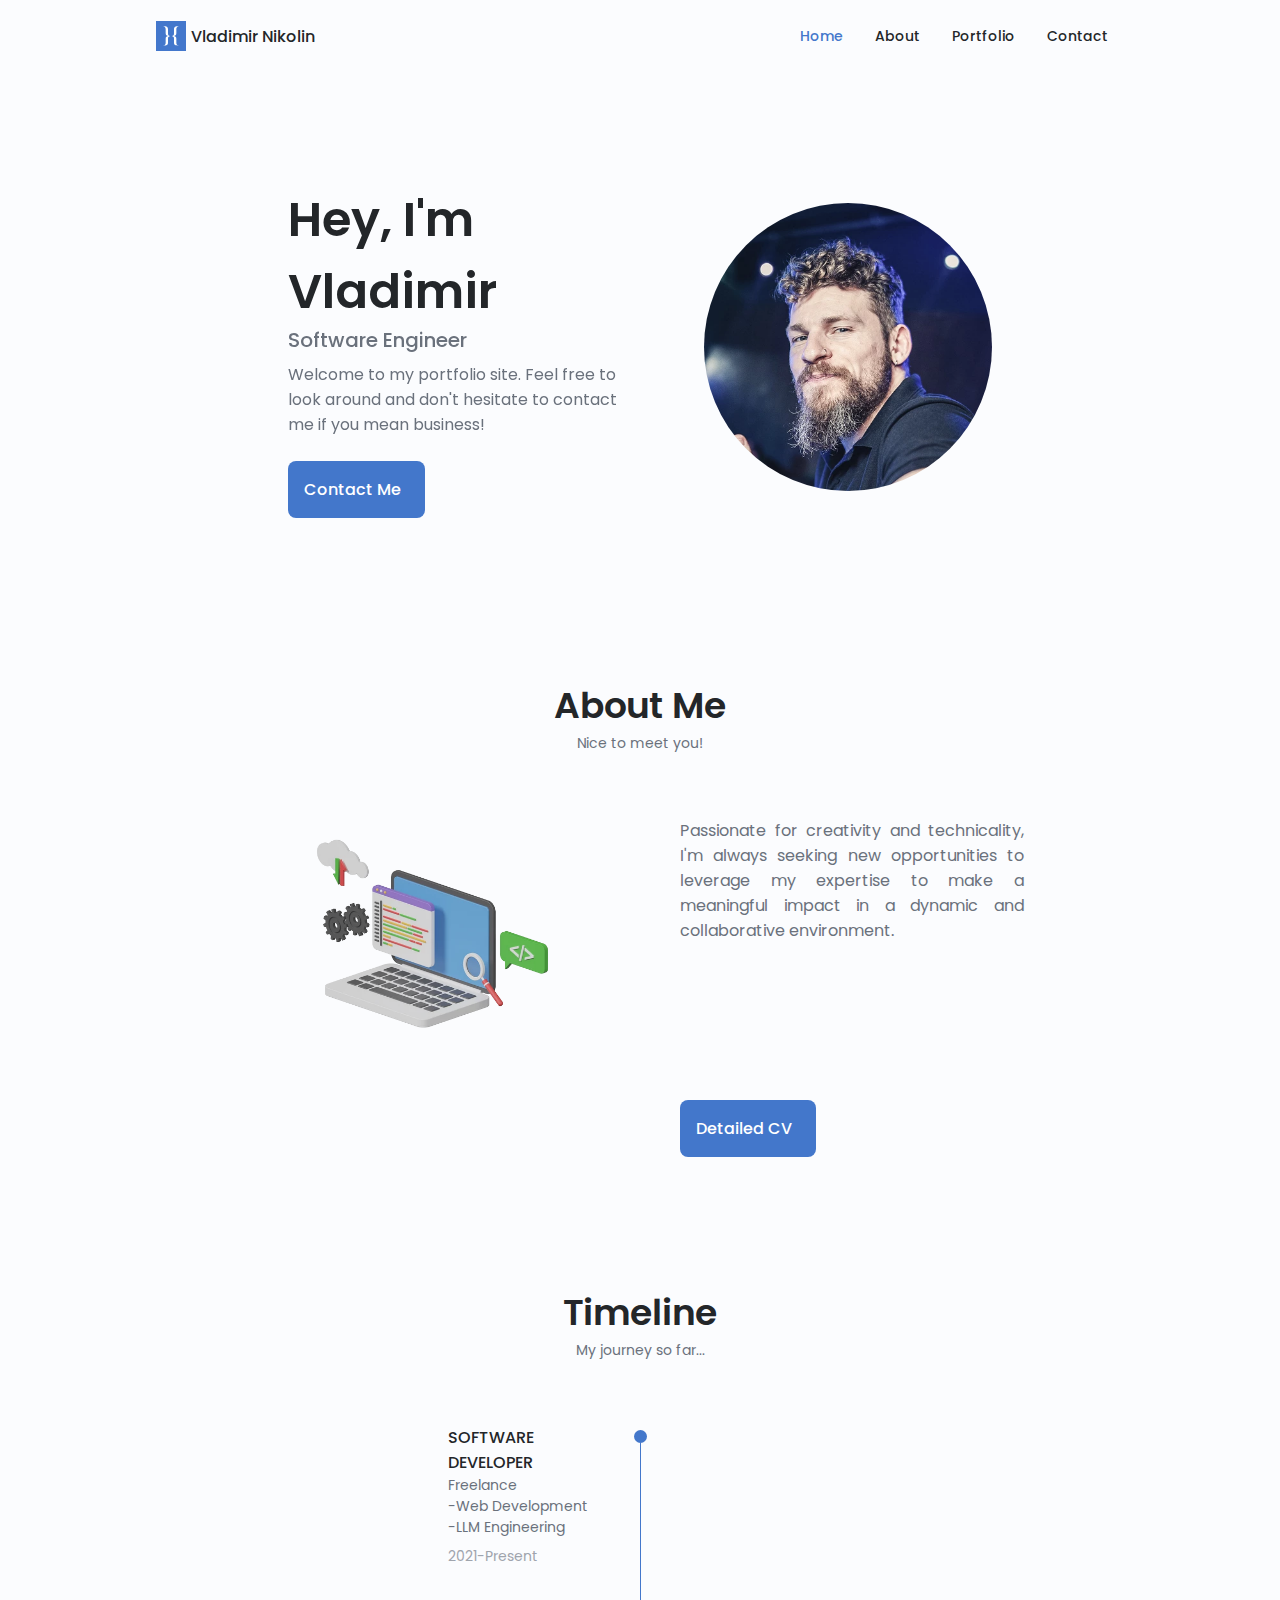
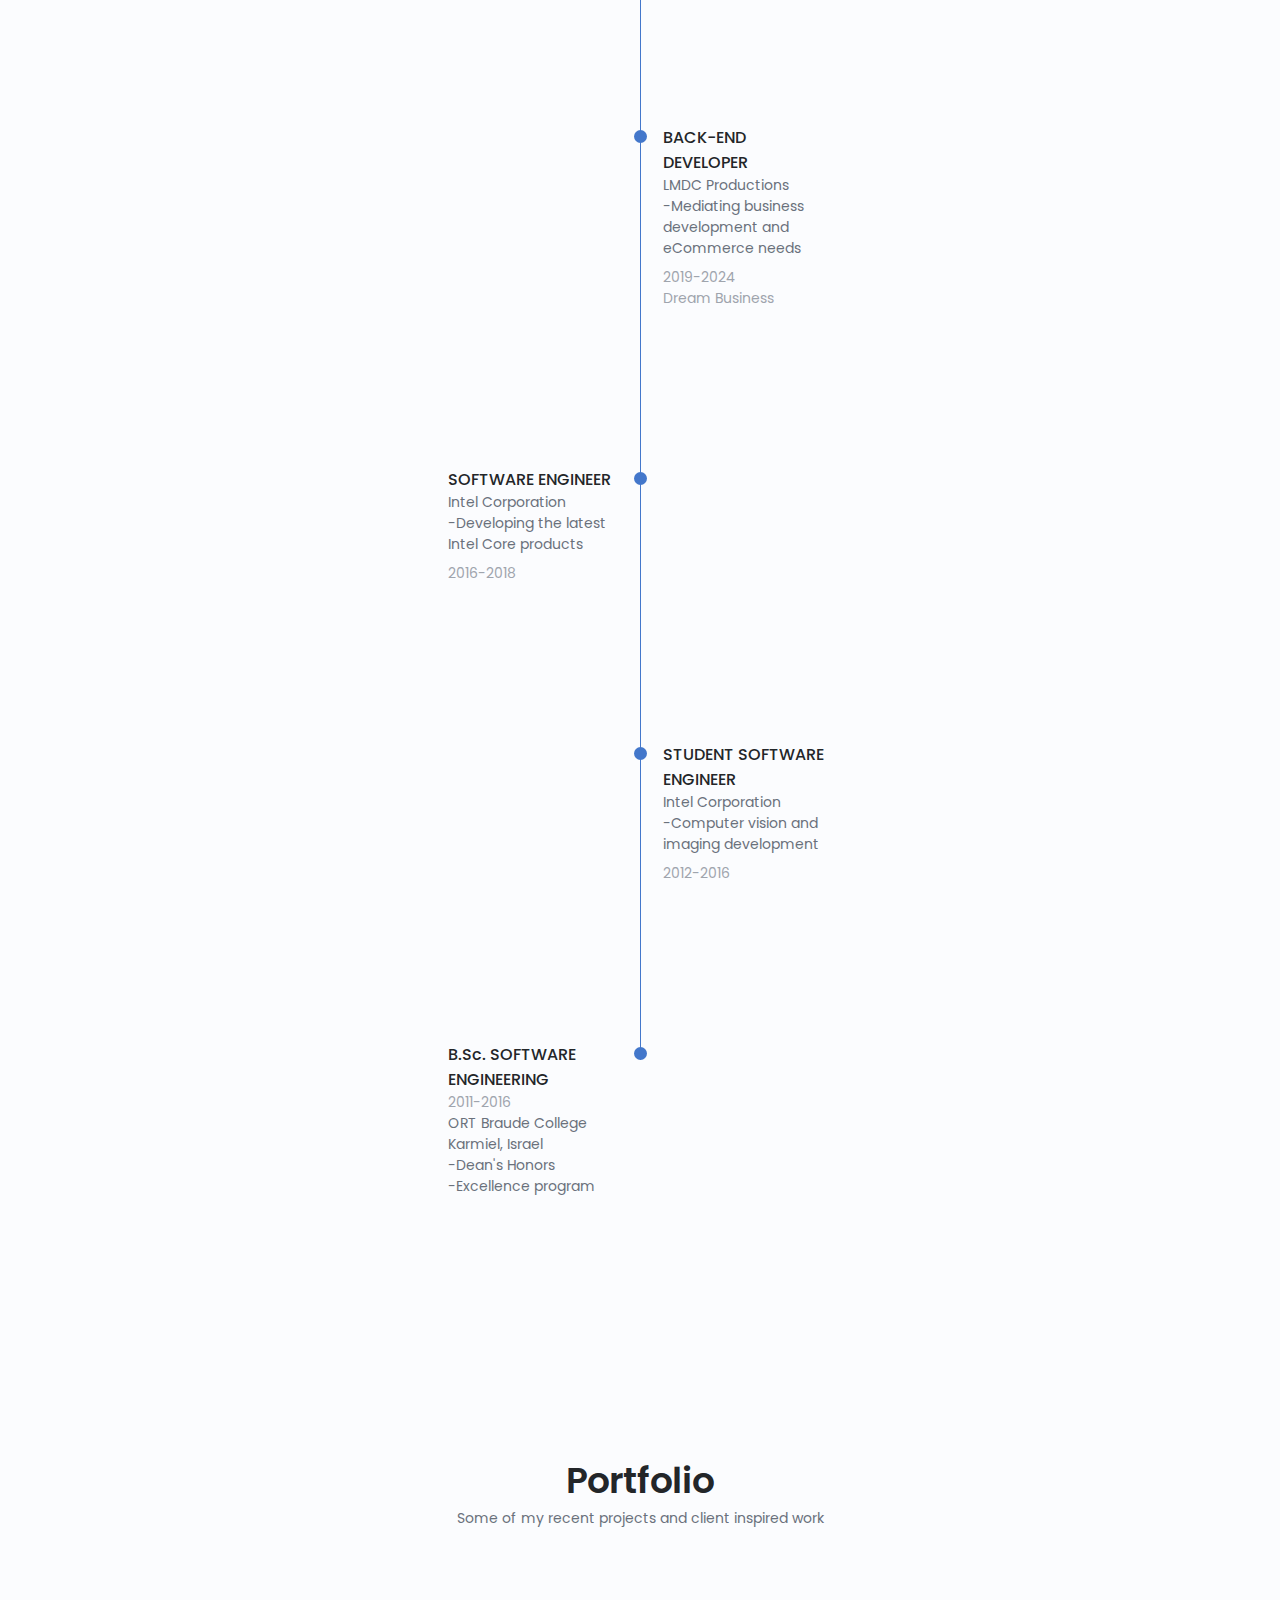
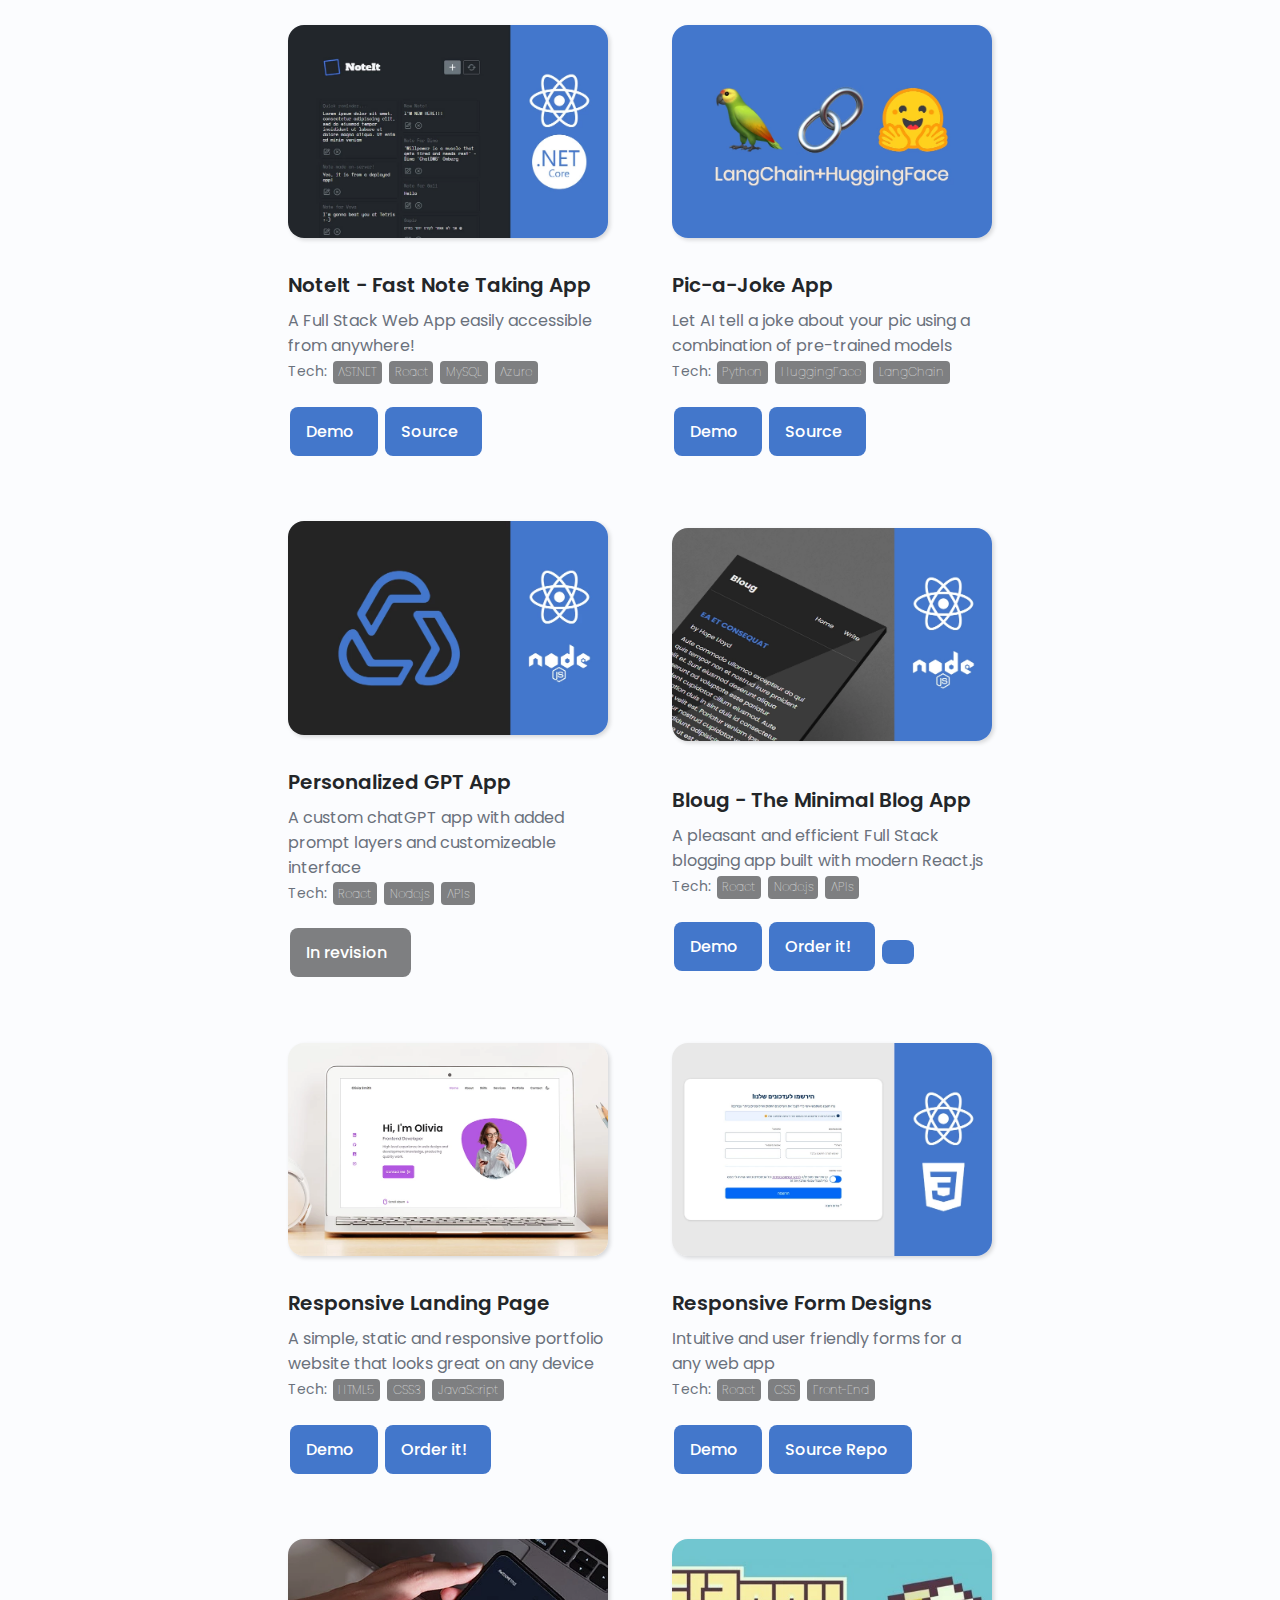
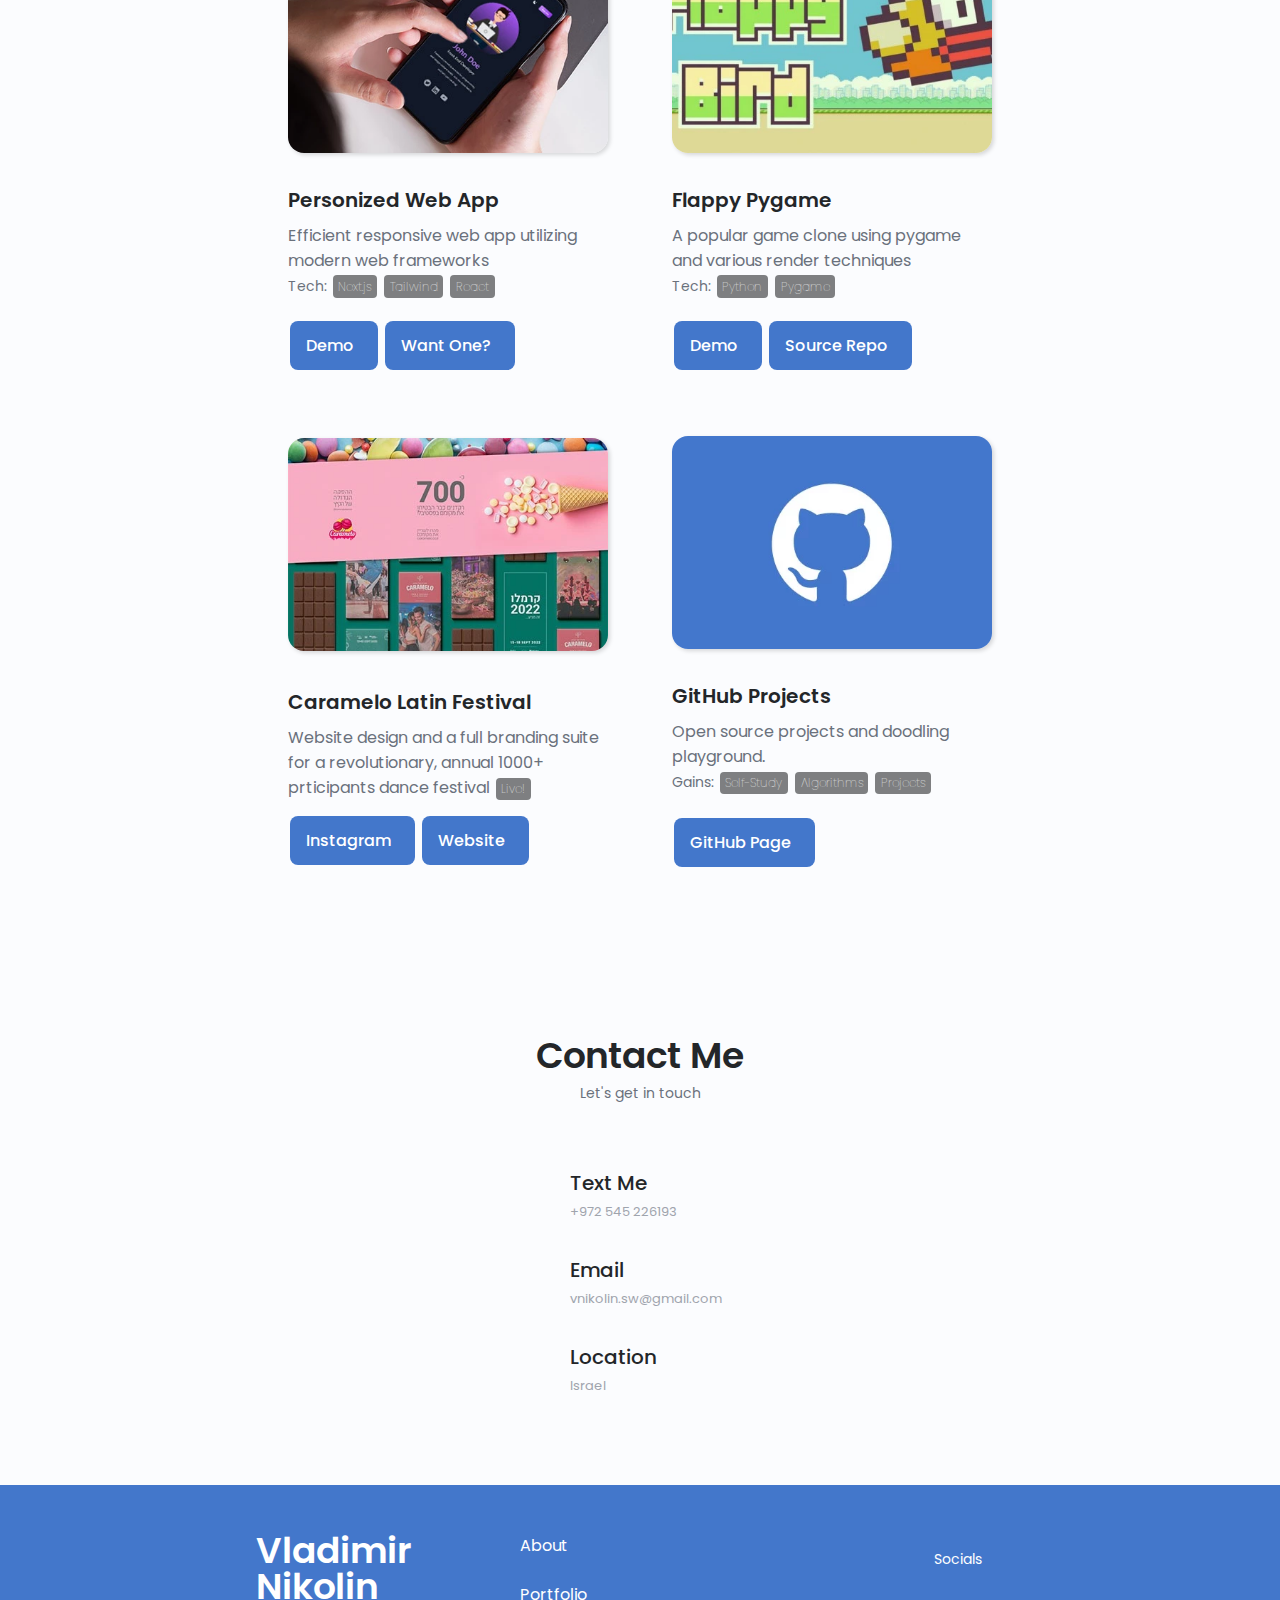
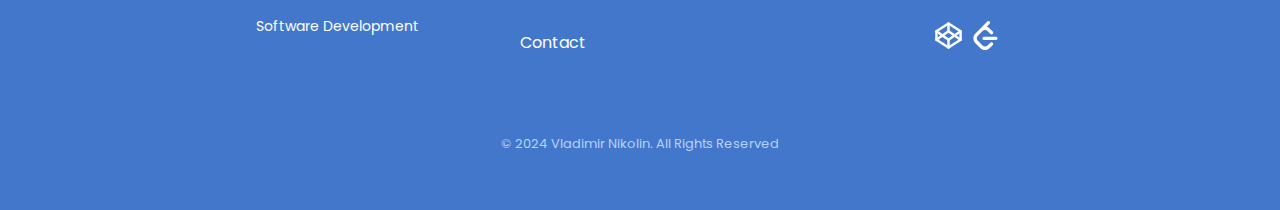
<file: index.html>
<!DOCTYPE html>

<html lang="en">

<head>

    <meta charset="UTF-8">
    <meta name="viewport" content="width=device-width, initial-scale=1.0">
    <meta name="description" content="Personal portfolio landing page.">
    <meta name="author" content="vnikolin">

    <!-- Meta Tags -->
    <meta property="og:url" content="https://www.vnikolin.com/">
    <meta property="og:type" content="website">
    <meta property="og:title" content="Vladimir Nikolin - Software Engineer">
    <meta property="og:description" content="Welcome to my portfolio site. Feel free to look around!">
    <meta property="og:image" content="https://www.vnikolin.com/assets/img/vovapose2.webp">


    <!--==================== UNICONS ====================-->
    <link rel="preload" href="https://unicons.iconscout.com/release/v4.0.0/css/line.css" as="style"
        onload="this.onload=null;this.rel='stylesheet'">
    <noscript>
        <link rel="stylesheet" href="https://unicons.iconscout.com/release/v4.0.0/css/line.css">
    </noscript>

    <!--==================== SCROLLREVEAL CSS ====================-->
    <script defer src="assets/js/scrollreveal.min.js"></script>


    <!--==================== CSS ====================-->
    <link rel="stylesheet" href="assets/css/styles.css">

    <title>Vladimir Nikolin - Software Engineer</title>

    <!-- pb logo as a favicon -->
    <link rel="icon" href="assets/img/vn_favicon1.svg" sizes="any" type="image/svg+xml">

    <!-- Google tag (gtag.js) -->
    <script async src="https://www.googletagmanager.com/gtag/js?id=G-0ENX69YYC4"></script>
    <script>
        window.dataLayer = window.dataLayer || [];
        function gtag() { dataLayer.push(arguments); }
        gtag('js', new Date());
        gtag('config', 'G-0ENX69YYC4');
    </script>

</head>

<body>
    <!--==================== HEADER ====================-->
    <header class="header" id="header">
        <nav class="nav container">
            <!-- lightweight text based logo -->
            <div class="nav__leftblock">
                <img class="nav__logoicon" src="assets/img/vn_favicon1.svg" width="30" height="30"
                                        alt="Vladimir Nikolin BSc. SW-Eng" />
                <a href="#" class="nav__logo">

                    Vladimir Nikolin
                </a>
            </div>

            <!-- navigation menu elements -->
            <div class="nav__menu" id="nav-menu">
                <ul class="nav__list grid">
                    <li class="nav__item"><a href="#home" class="nav__link active-link"><i
                                class="uil uil-estate nav__icon"></i>Home</a></li>
                    <li class="nav__item"><a href="#about" class="nav__link"><i
                                class="uil uil-user nav__icon"></i>About</a></li>
                    <li class="nav__item"><a href="#portfolio" class="nav__link"><i
                                class="uil uil-bag-alt nav__icon"></i>Portfolio</a></li>
                    <li class="nav__item"><a href="#contact" class="nav__link"><i
                                class="uil uil-comment-dots nav__icon"></i>Contact</a></li>
                </ul>
                <i class="uil uil-times nav__close" id="nav-close"></i>
            </div>

            <div class="nav__btns">
                <!-- Dark/light Theme change button -->
                <i class="uil uil-moon change-theme" id="theme-button"></i>

                <div class="nav__toggle" id="nav-toggle">
                    <i class="uil uil-bars"></i>
                </div>
            </div>
        </nav>

    </header>

    <!--==================== MAIN ====================-->
    <main class="main">
        <!--==================== HOME ====================-->
        <section class="home section" id="home">
            <div class="home__container container grid">
                <div class="home__content grid">
                    <div class="home__social">
                        <a href="https://www.linkedin.com/in/vnikolin/" target="_blank" class="home__social-icon">
                            <i class="uil uil-linkedin-alt"></i>
                        </a>
                        <a href="https://github.com/bbhitec/" target="_blank" class="home__social-icon">
                            <i class="uil uil-github-alt"></i>
                        </a>
                        <a href="https://www.instagram.com/vovacuna/" target="_blank" class="home__social-icon">
                            <i class="uil uil-instagram"></i>
                        </a>
                    </div>

                    <!--Profile image under an svg blob-->
                    <div class="home__img">
                        <svg class="home__blob" viewBox="0 0 200 200">
                            <mask id="mask0" mask-type="alpha">
                                <circle cx="100" cy="90" r="90" />
                            </mask>
                            <g mask="url(#mask0)">
                                <circle cx="100" cy="90" r="90" />
                                <image class="home__blob-img" xlink:href="assets/img/profile1b.webp"
                                    alt="Vladimir Nikolin BSc. SW-Eng" />
                            </g>
                        </svg>
                    </div>

                    <div class="home__data">
                        <h1 class="home__title">Hey, I'm Vladimir</h1>
                        <h2 class="home__subtitle">
                            <div class="flip__wrap">
                                <!-- flipping sub-titles -->
                                <span class="flip__text">Software Engineer</span>
                                <span class="flip__text">Web Developer</span>
                                <span class="flip__text">Code Whisperer</span>
                                <span class="flip__text">Business Magician</span>
                            </div>
                        </h2>
                        <p class="home__description">Welcome to my portfolio site. Feel free to look around and don't
                            hesitate to contact me if you mean business!</p>
                        <a href="#contact" class="button button--flex">
                            Contact Me <i class="uil uil-comment-dots button__icon"></i>
                        </a>
                    </div>
                </div>

            </div>

        </section>

        <!--==================== ABOUT ====================-->
        <section class="about section" id="about">
            <h2 class="section__title">About Me</h2>
            <span class="section__subtitle">Nice to meet you!</span>

            <div class="about__container container grid">
                <!-- profile photo to match pb -->
                <img src="assets/img/hero2.webp" style="filter: opacity(85%);" width="100%" height="100%" loading="lazy"
                    draggable="false" alt="Vladimir Nikolin BSc. SW-Eng">


                <div class="about__data">
                    <p class="about__description">

                        Passionate for creativity and technicality, I'm always seeking new opportunities to leverage my expertise to make a meaningful impact in a dynamic and collaborative environment.
                    </p>


                    <div class="about__info">
                        <div class="about__cell">
                            <span class="about__info-title">8+</span>
                            <span class="about__info-name">Years in<br>Software</span>
                        </div>

                        <div class="about__cell">
                            <span class="about__info-title">5+</span>
                            <span class="about__info-name">Years in Management<br>& Business</span>
                        </div>

                        <div class="about__cell">
                            <span class="about__info-title">~7</span>
                            <span class="about__info-name">Average daily <br> push-ups</span>
                        </div>
                    </div>

                    <div class="about__buttons">
                        <!--[bp] routing to a google-drive stored cv for concurrency-->
                        <a download="" href="https://drive.google.com/file/d/1uLTCMiX2hf9VowlmzzSNOlNT7vU62zYx/"
                            target="_blank" class="button button--flex">
                            Detailed CV <i class="uil uil-file button__icon"></i>
                        </a>

                    </div>
                </div>
            </div>
        </section>

        <!--==================== QUALIFICATION ====================-->
        <section class="qualification section">
            <h2 class="section__title">Timeline</h2>
            <span class="section__subtitle">My journey so far...</span>

            <div class="qualification__container container">
                <div class="qualification__sections">


                    <!--==================== QUALIFICATION CONTENT ====================-->
                    <div class="qualification__content qualification__active" data-content id="work">
                        <!--==================== QUALIFICATION 1 ====================-->
                        <div class="qualification__data">
                            <div>

                                <h3 class="qualification__title" style="text-transform: uppercase;">Software Developer
                                </h3>
                                <span class="qualification__subtitle">
                                    Freelance<br>
                                    -Web Development<br>
                                    -LLM Engineering<br>
                                </span>
                                <div class="qualification__calendar">
                                    <i class="uil uil-calendar-alt"></i>
                                    2021-Present
                                    <br>
                                </div>

                                <!-- we recolor images with style filter -->
                                <a href="https://www.vnikolin.com/" target="_blank">
                                    <img src="assets/img/vn_icon7_plain.svg" class="qualification__logo"
                                        style="font-size:6rem; color:white;" alt="Vladimir Nikolin Programmer"
                                        loading="lazy" draggable="false"></i>
                                </a>
                            </div>

                            <div>
                                <span class="qualification__rounder"></span>
                                <span class="qualification__line"></span>
                            </div>
                        </div>

                        <!--==================== QUALIFICATION 2b ====================-->
                        <div class="qualification__data">
                            <div></div>

                            <div>
                                <span class="qualification__rounder"></span>
                                <span class="qualification__line"></span>
                            </div>

                            <div>
                                <h3 class="qualification__title" style="text-transform: uppercase;">Back-End Developer
                                </h3>
                                <span class="qualification__subtitle">LMDC Productions<br>-Mediating business
                                    development and eCommerce needs</span>
                                <div class="qualification__calendar">
                                    <i class="uil uil-calendar-alt"></i>
                                    2019-2024
                                    <br>
                                    <i class="uil uil-heart"></i>
                                    Dream Business
                                </div>

                                <!-- recolor images with style filter -->
                                <a href="https://www.latino-mind.com/" target="_blank">
                                    <img src="assets/img/logo_lmdc_bw.webp" class="qualification__logo"
                                        alt="Latino Mind" loading="lazy" draggable="false"></i>
                                </a>

                                <!-- <h3 class="qualification__title">Leave of Absence</h3>
                                <span class="qualification__subtitle">Down Under<br>-Vanlifing<br>-Volcano
                                    climbing<br></span>
                                <div class="qualification__calendar">

                                    <i class="uil uil-calendar-alt"></i>
                                    2018-2019
                                </div>
                                <a href="https://www.instagram.com/p/Bz6PU1jBm3C/" target="_blank">
                                    <img src="assets/img/caravan.svg" style="font-size:6rem; color:white;"
                                        class="qualification__logo" alt="Vanlife" loading="lazy" draggable="false"></i>
                                </a> -->
                            </div>
                        </div>

                        <!--==================== QUALIFICATION 2 ====================-->
                        <div class="qualification__data">

                            <div>
                                <h3 class="qualification__title">Software Engineer</h3>
                                <span class="qualification__subtitle">Intel Corporation<br>-Developing the latest Intel
                                    Core products<br></span>
                                <div class="qualification__calendar">
                                    <i class="uil uil-calendar-alt"></i>
                                    2016-2018
                                </div>
                                <img src="assets/img/intel.svg" class="qualification__logo" alt="Intel Corporation"
                                    loading="lazy" draggable="false"></img>
                            </div>

                            <div>
                                <span class="qualification__rounder"></span>
                                <span class="qualification__line"></span>
                            </div>

                            <div></div>

                        </div>

                        <!--==================== QUALIFICATION 3 ====================-->
                        <div class="qualification__data">

                            <div></div>

                            <div>
                                <span class="qualification__rounder"></span>
                                <span class="qualification__line"></span>
                            </div>

                            <div>
                                <h3 class="qualification__title">Student Software Engineer</h3>
                                <span class="qualification__subtitle">Intel Corporation<br>-Computer vision and imaging
                                    development</span>
                                <div class="qualification__calendar">
                                    <i class="uil uil-calendar-alt"></i>
                                    2012-2016
                                </div>
                                <img src="assets/img/intel.svg" class="qualification__logo" alt="Intel Corporation"
                                    loading="lazy" draggable="false"></i>
                            </div>


                        </div>

                        <!--==================== QUALIFICATION 1 ====================-->
                        <div class="qualification__data">
                            <div>
                                <h3 class="qualification__title_nocap">B.Sc. SOFTWARE ENGINEERING</h3>
                                <div class="qualification__calendar">
                                    <i class="uil uil-calendar-alt"></i>
                                    2011-2016
                                </div>
                                <span class="qualification__subtitle">ORT Braude College<br>Karmiel, Israel<br>-Dean's
                                    Honors<br>-Excellence program</span>

                                <img src="assets/img/logo_braude.webp" class="qualification__logo"
                                    alt="ORT Braude College" loading="lazy" draggable="false"></i>
                            </div>

                            <!-- each qualification data will have a round point and a line associated with it -->
                            <div>
                                <span class="qualification__rounder"></span>
                                <!-- <span class="qualification__line"></span> -->
                            </div>

                        </div>


                    </div>

                </div>

            </div>
        </section>


        <!--==================== PORTFOLIO ====================-->
        <section class="portfolio section" id="portfolio">
            <h2 class="section__title">Portfolio</h2>
            <span class="section__subtitle">Some of my recent projects and client inspired work</span>

            <div class="portfolio__container container">


                <!--==================== PORTFOLIO NoteIt ====================-->
                <div class="portfolio__content grid">
                    <img src="assets/img/prj_noteit1.webp" class="portfolio__img" alt="AST.NET Web App" loading="lazy">

                    <div class="portfolio__data">
                        <h3 class="portfolio__title">NoteIt - Fast Note Taking App</h3>
                        <p class="portfolio__description">
                            A Full Stack Web App easily accessible from anywhere!
                            <br>
                            <span class="qualification__subtitle">Tech:
                                <span class="badge--small">AST.NET</span>
                                <span class="badge--small">React</span>
                                <span class="badge--small">MySQL</span>
                                <span class="badge--small">Azure</span>
                            </span>
                        </p>
                        <a href="https://black-sky-0b2e82303.3.azurestaticapps.net/" target="_blank"
                            class="button button--flex button--small portfolio__button">
                            Demo
                            <i class="uil uil-play button__icon"></i>
                        </a>
                        <a href="https://github.com/bbhitec/NoteItWebApp" target="_blank"
                            class="button button--flex button--small portfolio__button">
                            Source
                            <i class="uil uil-github-alt button__icon"></i>
                        </a>
                    </div>
                </div>


                <!--==================== PORTFOLIO Pic-a-Joke ====================-->
                <div class="portfolio__content grid">
                    <img src="assets/img/prj_chain.webp" class="portfolio__img" alt="Pic-a-Joke" loading="lazy"
                        draggable="false">

                    <div class="portfolio__data">
                        <h3 class="portfolio__title">Pic-a-Joke App</h3>
                        <p class="portfolio__description">
                            Let AI tell a joke about your pic using a combination of pre-trained models
                            <br>
                            <span class="qualification__subtitle">Tech:
                                <span class="badge--small">Python</span>
                                <span class="badge--small">HuggingFace</span>
                                <span class="badge--small">LangChain</span>
                            </span>
                        </p>
                        <a href="https://huggingface.co/spaces/vnik/pic-a-joke" target="_blank"
                            class="button button--flex button--small portfolio__button">
                            Demo
                            <i class="uil uil-play button__icon"></i>
                        </a>
                        <a href="https://github.com/bbhitec/hugging-chain" target="_blank"
                            class="button button--flex button--small portfolio__button">
                            Source
                            <i class="uil uil-github-alt button__icon"></i>
                        </a>

                    </div>
                </div>


                <!--==================== PORTFOLIO Gipity ====================-->
                <div class="portfolio__content grid">
                    <img src="assets/img/prj_gpt1.webp" class="portfolio__img" alt="GPT Interfacer" loading="lazy"
                        draggable="false">

                    <div class="portfolio__data">
                        <h3 class="portfolio__title">Personalized GPT App</h3>
                        <p class="portfolio__description">
                            A custom chatGPT app with added prompt layers and customizeable interface
                            <br>
                            <span class="qualification__subtitle">Tech:
                                <span class="badge--small">React</span>
                                <span class="badge--small">Node.js</span>
                                <span class="badge--small">APIs</span>
                            </span>
                        </p>
                        <a class="button__disabled button--flex button--small portfolio__button">
                            In revision
                            <i class="uil uil-calendar-alt button__icon"></i>
                        </a>

                    </div>
                </div>


                <!--==================== PORTFOLIO Bloug ====================-->
                <div class="portfolio__content grid">
                    <img src="assets/img/prj_bloug.webp" class="portfolio__img" alt="Blog writing app" loading="lazy"
                        draggable="false">

                    <div class="portfolio__data">
                        <h3 class="portfolio__title">Bloug - The Minimal Blog App</h3>
                        <p class="portfolio__description">
                            A pleasant and efficient Full Stack blogging app built with modern React.js
                            <br>
                            <span class="qualification__subtitle">Tech:
                                <span class="badge--small">React</span>
                                <span class="badge--small">Node.js</span>
                                <span class="badge--small">APIs</span>
                            </span>
                        </p>
                        <a href="https://www.vnikolin.com/bloug/" target="_blank"
                            class="button button--flex button--small portfolio__button">
                            Demo
                            <i class="uil uil-play button__icon"></i>
                        </a>
                        <a href="https://api.whatsapp.com/send?phone=972545226193&text=Hey,%20I%20need%20a%20blog!"
                            target="_blank" class="button button--flex button--small portfolio__button">
                            Order it!
                            <i class="uil uil-star button__icon"></i>
                        </a>
                        <a href="https://github.com/bbhitec/bloug" target="_blank"
                            class="button button--flex button--small portfolio__button">
                            <i class="uil uil-github-alt button__icon-static"></i>
                        </a>

                    </div>
                </div>


                <!--==================== PORTFOLIO Landing Page ====================-->
                <div class="portfolio__content grid">
                    <img src="assets/img/prj_website1.webp" class="portfolio__img" alt="Responsive Website"
                        loading="lazy" draggable="false">

                    <div class="portfolio__data">
                        <h3 class="portfolio__title">Responsive Landing Page</h3>
                        <p class="portfolio__description">
                            A simple, static and responsive portfolio website that looks great on any device
                            <br>
                            <span class="qualification__subtitle">Tech:
                                <span class="badge--small">HTML5</span>
                                <span class="badge--small">CSS3</span>
                                <span class="badge--small">JavaScript</span>
                            </span>
                        </p>
                        <a href="responsive_website_doodle/index.html" target="_blank"
                            class="button button--flex button--small portfolio__button">
                            Demo
                            <i class="uil uil-play button__icon"></i>
                        </a>
                        <a href="https://api.whatsapp.com/send?phone=972545226193&text=Hey,%20I%20need%20a%20website!"
                            target="_blank" class="button button--flex button--small portfolio__button">
                            Order it!
                            <i class="uil uil-star button__icon"></i>
                        </a>
                    </div>
                </div>


                <!--==================== PORTFOLIO INDA ====================-->
                <div class="portfolio__content grid">
                    <img src="assets/img/prj_inda.webp" class="portfolio__img" alt="Responsive form design"
                        loading="lazy">

                    <div class="portfolio__data">
                        <h3 class="portfolio__title">Responsive Form Designs</h3>
                        <p class="portfolio__description">
                            Intuitive and user friendly forms for a any web app
                            <br>
                            <span class="qualification__subtitle">Tech:
                                <span class="badge--small">React</span>
                                <span class="badge--small">CSS</span>
                                <span class="badge--small">Front-End</span>
                            </span>
                        </p>
                        <a href="https://www.vnikolin.com/inda_components_js/" target="_blank"
                            class="button button--flex button--small portfolio__button">
                            Demo
                            <i class="uil uil-play button__icon"></i>
                        </a>
                        <a href="https://github.com/bbhitec/inda_components_js" target="_blank"
                            class="button button--flex button--small portfolio__button">
                            Source Repo
                            <i class="uil uil-github-alt button__icon"></i>
                        </a>
                    </div>
                </div>


                <!--==================== PORTFOLIO Next Tailwind ====================-->
                <div class="portfolio__content grid">
                    <img src="assets/img/prj_website2.webp" class="portfolio__img" alt="Responsive Portfolio Web App"
                        loading="lazy" draggable="false">

                    <div class="portfolio__data">
                        <h3 class="portfolio__title">Personized Web App</h3>
                        <p class="portfolio__description">
                            Efficient responsive web app utilizing modern web frameworks
                            <br>
                            <span class="qualification__subtitle">Tech:
                                <span class="badge--small">Next.js</span>
                                <span class="badge--small">Tailwind</span>
                                <span class="badge--small">React</span>
                            </span>
                        </p>
                        <a href="https://nextjs-tailwind-react-page.vercel.app/" target="_blank"
                            class="button button--flex button--small portfolio__button">
                            Demo
                            <i class="uil uil-play button__icon"></i>
                        </a>
                        <a href="https://api.whatsapp.com/send?phone=972545226193&text=Hey,%20I%20need%20a%20website!"
                            target="_blank" class="button button--flex button--small portfolio__button">
                            Want One?
                            <i class="uil uil-star button__icon"></i>
                        </a>
                    </div>
                </div>


                <!--==================== PORTFOLIO Flappy ====================-->
                <div class="portfolio__content grid">
                    <img src="assets/img/prj_flappy1.webp" class="portfolio__img" alt="Flappy game clone"
                        loading="lazy">

                    <div class="portfolio__data">
                        <h3 class="portfolio__title">Flappy Pygame</h3>
                        <p class="portfolio__description">
                            A popular game clone using pygame and various render techniques
                            <br>
                            <span class="qualification__subtitle">Tech:
                                <span class="badge--small">Python</span>
                                <span class="badge--small">Pygame</span>
                            </span>
                        </p>
                        <a href="https://bbht.itch.io/flappy" target="_blank"
                            class="button button--flex button--small portfolio__button">
                            Demo
                            <i class="uil uil-play button__icon"></i>
                        </a>
                        <a href="https://github.com/bbhitec/flappy_pygame" target="_blank"
                            class="button button--flex button--small portfolio__button">
                            Source Repo
                            <i class="uil uil-github-alt button__icon"></i>
                        </a>
                    </div>
                </div>


                <!--==================== PORTFOLIO Caramelo ====================-->
                <div class="portfolio__content grid">
                    <img src="assets/img/prj_caramelo1.webp" alt="Caramelo Festival Branding" class="portfolio__img"
                        loading="lazy" draggable="false">

                    <div class="portfolio__data">
                        <h3 class="portfolio__title">Caramelo Latin Festival</h3>
                        <p class="portfolio__description">
                            Website design and a full branding suite for a revolutionary, annual 1000+ prticipants dance
                            festival
                            <span class="badge--small">Live!</span>
                        </p>
                        <a href="https://www.instagram.com/caramelofestival/" target="_blank"
                            class="button button--flex button--small portfolio__button">
                            Instagram
                            <i class="uil uil-instagram button__icon"></i>
                        </a>
                        <a href="https://www.caramelo.co.il/" target="_blank"
                            class="button button--flex button--small portfolio__button">
                            Website
                            <i class="uil uil-globe button__icon"></i>
                        </a>
                    </div>
                </div>


                <!--==================== PORTFOLIO GitHub ====================-->
                <div class="portfolio__content grid">
                    <img src="assets/img/prj_github1.webp" alt="GitHub Repositories" class="portfolio__img"
                        loading="lazy" draggable="false">

                    <div class="portfolio__data">
                        <h3 class="portfolio__title">GitHub Projects</h3>
                        <p class="portfolio__description">
                            Open source projects and doodling playground.
                            <br>
                            <span class="qualification__subtitle">Gains:
                                <span class="badge--small">Self-Study</span>
                                <span class="badge--small">Algorithms</span>
                                <span class="badge--small">Projects</span>
                            </span>
                        </p>
                        <a href="https://github.com/bbhitec" target="_blank"
                            class="button button--flex button--small portfolio__button">
                            GitHub Page
                            <i class="uil uil-github-alt button__icon"></i>
                        </a>
                    </div>
                </div>

            </div>
        </section>



        <!--==================== CONTACT ME ====================-->
        <section class="contact section">
            <h2 class="section__title">Contact Me</h2>
            <span class="section__subtitle">Let's get in touch</span>

            <div class="contact__container">

                <a href="https://api.whatsapp.com/send?phone=972545226193&text=Hey,%20nice%20portfolio!">
                    <div class="contact__information" id="contact">

                        <i class="uil uil-phone contact__icon"></i>

                        <div>
                            <h3 class="contact__title">Text Me</h3>
                            <span class="contact__subtitle">
                                +972 545 226193
                            </span>
                        </div>
                    </div>
                </a>

                <a href="mailto:vnikolin.sw@gmail.com?subject=Hey,%20Nice%20portfolio!">
                    <div class="contact__information">
                        <i class="uil uil-envelope contact__icon"></i>
                        <div>
                            <h3 class="contact__title">Email</h3>
                            <span class="contact__subtitle">vnikolin.sw@gmail.com</span>
                        </div>
                    </div>
                </a>

                <div class="contact__information">
                    <i class="uil uil-map-marker contact__icon"></i>
                    <div>
                        <h3 class="contact__title">Location</h3>
                        <span class="contact__subtitle">Israel</span>
                    </div>
                </div>

            </div>
        </section>
    </main>

    <!--==================== FOOTER ====================-->
    <footer class="footer" id="footer">
        <div class="footer__bg">
            <div class="footer__container container grid">
                <div>
                    <h1 class="footer__title">Vladimir Nikolin</h1>
                    <span class="footer__subtitle">Software Development</span>
                </div>

                <ul class="footer__links">
                    <li><a href="#about" class="footer__link">About</a></li>
                    <li><a href="#portfolio" class="footer__link">Portfolio</a></li>
                    <li><a href="#contact" class="footer__link">Contact</a></li>
                </ul>

                <div class="footer__socials">
                    <span class="footer__subtitle">Socials<br></span>
                    <a href="https://www.linkedin.com/in/vnikolin/" target="_blank" class="footer__socials-icon">
                        <i class="uil uil-linkedin"></i>
                    </a>
                    <a href="https://github.com/bbhitec/" target="_blank" class="footer__socials-icon">
                        <i class="uil uil-github"></i>
                    </a>
                    <a href="https://www.facebook.com/vovacuna/" target="_blank" class="footer__socials-icon">
                        <i class="uil uil-facebook"></i>
                    </a>
                    <br>
                    <a href="https://codepen.io/bbhitec" target="_blank" class="footer__socials-icon">
                        <img src="assets/img/codepen.svg" class="footer__socials-svg" draggable="false"
                            alt="Codepen Works">
                    </a>
                    <a href="https://leetcode.com/bbht/" target="_blank" class="footer__socials-icon">
                        <img src="assets/img/leetcode.svg" class="footer__socials-svg" draggable="false"
                            alt="Leetcode Profile">
                    </a>
                </div>
            </div>

            <p class="footer__copy">&#169; 2024 Vladimir Nikolin. All Rights Reserved</p>
        </div>
    </footer>

    <!--==================== SCROLL TOP ====================-->
    <a href="#" class="scrollup" id="scroll-up">
        <i class="uil uil-arrow-up scrollup__icon"></i>
    </a>

    <!--==================== MAIN JS ====================-->
    <script defer src="assets/js/main.js"></script>
</body>

</html>
</file>
<file: assets/css/styles.css>
/*==================== GOOGLE FONTS ====================*/
@import url("https://fonts.googleapis.com/css2?family=Poppins:wght@400;500;600&display=swap");


/*==================== VARIABLES CSS ====================*/
:root {
  --header-height: 3rem;

  /*========== Colors ==========*/
  /* Change favorite color */
  --hue-color: 217;

  /* HSL color mode */
  /* dimmer version, matching ig*/
  /* --first-color: hsl(var(--hue-color), 18%, 37%);  */
  --first-color: hsl(var(--hue-color), 57%, 53%);
  --first-color-second: hsl(var(--hue-color), 69%, 61%);
  --first-color-alt: hsl(var(--hue-color), 57%, 40%);
  --first-color-lighter: hsl(var(--hue-color), 92%, 85%);
  --title-color: hsl(var(--hue-color), 8%, 15%);
  --title-logo-color: hsl(var(--hue-color), 48%, 51%);
  --text-color: hsl(var(--hue-color), 8%, 45%);
  --text-color-light: hsl(var(--hue-color), 8%, 65%);
  --input-color: hsl(var(--hue-color), 70%, 96%);
  --body-color: hsl(var(--hue-color), 60%, 99%);
  --container-color: hsl(var(--hue-color), 60%, 99%);
  --shadowed-bg-color: rgba(0, 0, 0, .5);
  --scroll-bar-color: hsl(var(--hue-color), 12%, 90%);
  --scroll-thumb-color: hsl(var(--hue-color), 12%, 80%);
  --title-logo-filters: brightness(1) invert(0);
  --gray-color: hsl(var(--hue-color), 1%, 50%);

  /*========== Font and typography ==========*/
  --body-font: 'Poppins', sans-serif;

  --big-font-size: 2rem;
  --h1-font-size: 1.5rem;
  --h2-font-size: 1.25rem;
  --h3-font-size: 1.125rem;
  --normal-font-size: .938rem;
  --small-font-size: .813rem;
  --smaller-font-size: .75rem;
  --badge-font-size: .75rem;

  /*========== Font weight ==========*/
  --font-medium: 500;
  --font-semi-bold: 600;
  --font-light: 100;

  /*========== Margenes Bottom ==========*/
  /* .25rem = 4px, .5rem = 8px, .75rem = 12px ... */
  --mb-0-25: .25rem;
  --mb-0-5: .5rem;
  --mb-0-75: .75rem;
  --mb-1: 1rem;
  --mb-1-5: 1.5rem;
  --mb-2: 2rem;
  --mb-2-5: 2.5rem;
  --mb-3: 3rem;

  /*========== z index ==========*/
  --z-tooltip: 10;
  --z-fixed: 100;
  --z-modal: 1000;

  /*========== Sizes parameters ==========*/
  --large-device-min-width: 968px;
  --default-max-width: 968px;
  --default-container-max-width: 768px;
  --small-device-max-width: 767px;


  /*========== Various ==========*/
  --default-transition: .3s;
  --longer-transition: .4s;
  --icon-size-home: 1.5rem;
  --icon-size-footer: 1.8rem;
}

/* Font size for large devices */
@media screen and (min-width: 968px) {
  :root {
    --big-font-size: 3rem;
    --h1-font-size: 2.25rem;
    --h2-font-size: 1.5rem;
    --h3-font-size: 1.25rem;
    --normal-font-size: 1rem;
    --small-font-size: .875rem;
    --smaller-font-size: .813rem;
  }
}


/*========== Variables Dark theme ==========*/
body.dark-theme {
  /* HSL color mode */
  --first-color-second: hsl(var(--hue-color), 30%, 8%);
  --title-color: hsl(var(--hue-color), 8%, 95%);
  --title-logo-color: hsl(var(--hue-color), 8%, 95%);
  --text-color: hsl(var(--hue-color), 8%, 75%);
  --input-color: hsl(var(--hue-color), 29%, 16%);
  --body-color: hsl(var(--hue-color), 28%, 12%);
  --container-color: hsl(var(--hue-color), 29%, 16%);
  --scroll-bar-color: hsl(var(--hue-color), 12%, 48%);
  --scroll-thumb-color: hsl(var(--hue-color), 12%, 36%);
  --title-logo-filters: brightness(0) invert(1);
}


/*========== Button Dark/Light ==========*/
.nav__btns {
  display: flex;
  align-items: center;
}

.change-theme {
  font-size: 1.25rem;
  color: var(--title-color);
  margin-right: var(--mb-1);
  cursor: pointer;
  transition: var(--default-transition);
}

.change-theme:hover {
  color: var(--first-color);
}


/*==================== BASE ====================*/
* {
  box-sizing: border-box;
  padding: 0;
  margin: 0;
}

html {
  scroll-behavior: smooth;
  /* scroll-padding: 10rem; */
}

body {
  margin: 0 0 var(--header-height) 0;
  font-family: var(--body-font);
  font-size: var(--normal-font-size);
  background-color: var(--body-color);
  color: var(--text-color);
  font-display: swap;
}

h1,
h2,
h3,
h4 {
  color: var(--title-color);
  font-weight: var(--font-semi-bold);
}

ul {
  list-style: none;
}

a {
  text-decoration: none;
}

img {
  max-width: 100%;
  height: auto;
}


/*==================== REUSABLE CSS CLASSES ====================*/
.section {
  padding: 2rem 0 4rem;
}

.section__title {
  font-size: var(--h1-font-size);
  color: var(--title-color);
}

.section__subtitle {
  display: block;
  font-size: var(--small-font-size);
  margin-bottom: var(--mb-3);
}

.section__title,
.section__subtitle {
  text-align: center;
}


/*==================== LAYOUT ====================*/
.container {
  max-width: var(--default-container-max-width);
  margin-left: var(--mb-1-5);
  margin-right: var(--mb-1-5);
}

.grid {
  display: grid;
  gap: 1.5rem;
}

.header {
  width: 100%;
  position: fixed;
  bottom: 0;
  left: 0;
  z-index: var(--z-fixed);
  background-color: var(--body-color);
}


/*==================== NAV ====================*/
.nav {
  max-width: 968px;
  height: var(--header-height);
  display: flex;
  justify-content: space-between;
  align-items: center;
}

/* .nav__txtlogo {
  color: var(--title-color);
  font-weight: var(--font-medium);
  letter-spacing: -0.5px;
}

.nav__logo {
  filter: var(--title-logo-filters);
  width: var(--icon-size-header);
}
*/

.nav__leftblock {
  display: flex;
  align-items: center;
  justify-content: center;
}

.nav__logoicon {
  margin-right: 5px;
  color: var(--title-color);
}

.nav__logo,
.nav__toggle {
  color: var(--title-color);
  font-weight: var(--font-medium);
  transition: var(--default-transition);
}

.nav__toggle:hover,
.nav__logo:hover {
  color: var(--first-color);
}

.nav__toggle {
  font-size: 1.1rem;
  cursor: pointer;
}

/* navigation menu for small screens*/
@media screen and (max-width: 767px) {
  .nav__menu {
    position: fixed;
    bottom: -100%;
    left: 0;
    width: 100%;
    background-color: var(--body-color);
    padding: 2rem 1.5rem 4rem;
    box-shadow: 0 -1px 4px rgba(0, 0, 0, .15);
    border-radius: 1.5rem 1.5rem 0 0;
    transition: var(--default-transition);
  }
}

/* order nav menu in column grid*/
.nav__list {
  grid-template-columns: repeat(3, 1fr);
  gap: 3rem;
}

.nav__link {
  display: flex;
  flex-direction: column;
  align-items: center;
  font-size: var(--small-font-size);
  color: var(--title-color);
  font-weight: var(--font-medium);
}

.nav__link:hover {
  color: var(--first-color);
  transition: var(--default-transition);
}

.nav__icon {
  font-size: 1.2rem;
}

.nav__close {
  position: absolute;
  right: 1.3rem;
  bottom: .5rem;
  font-size: 1.5rem;
  cursor: pointer;
  color: var (--first-color);
}

.nav__close:hover {
  color: var(--first-color-alt);
}



/* show menu */
.show-menu {
  bottom: 0;
}


/* Active link */
.active-link {
  color: var(--first-color);
}

/* Change background header */
.scroll-header {
  box-shadow: 0 -1px 4px rgba(0, 0, 0, .15);
}

/*==================== HOME ====================*/
.home__container,
.error__container {
  gap: 1rem;
}

.home__content,
.error__content {
  grid-template-columns: .5fr 3fr;
  padding-top: 3.5rem;
  align-items: center;
}

.home__social {
  display: grid;
  grid-template-columns: max-content;
  row-gap: 1rem;
}

.home__social-icon {
  font-size: var(--icon-size-home);
  color: var(--first-color);
}

.home__social-icon:hover {
  color: var(--first-color-alt);
  transition: var(--default-transition);
}


/* Profile image style */
.home__blob {
  width: 200px;
  fill: var(--first-color);

  /* optional horizontal flip */
  /* -webkit-transform: scaleX(-1);
  transform: scaleX(-1); */
}

.home__blob-img {
  float: right;
  width: 200px;
  height: 200px;
}

.home__data,
.error__data {
  grid-column: 1/3;
  margin-bottom: var(--mb-2);
}

.home__title,
.error__title {
  font-size: var(--big-font-size);
}

.home__subtitle,
.error__subtitle {
  font-size: var(--h3-font-size);
  color: var(--text-color);
  font-weight: var(--font-medium);
  margin-bottom: var(--mb-0-5);
}

.flip__wrap {
  height: 1.6rem;
  line-height: 1.5rem;
  font-size: var(--h3-font-size);
  overflow: hidden;
  display: flex;
  flex-direction: column;
  /* text-transform: uppercase; */
  /* color: #4377fb; */
}

.flip__text {
  position: relative;
  animation: flip_words 24s ease infinite;
}

@keyframes flip_words {

  0%,
  100% {
    top: 0;
  }

  20% {
    top: 0;
  }

  25% {
    top: -1.5rem;
  }

  45% {
    top: -1.5rem;
  }

  50% {
    top: -3rem;
  }

  70% {
    top: -3rem;
  }

  75% {
    top: -4.5rem;
  }

  95% {
    top: -4.5rem;
  }
}

.home__description,
.error__description {
  margin-bottom: var(--mb-1-5);
}

.home__scroll {
  display: none;
}

.home__scroll-button {
  color: var(--first-color);
  transition: var(--default-transition);
}

.home__scroll-button:hover {
  transform: translateY(.25rem);
}

.home__scroll-mouse {
  font-size: 2rem;
}

.home__scroll-name {
  font-size: var(--small-font-size);
  color: var(--title-color);
  font-weight: var(--font-medium5);
  margin-right: var(--mb-0-25);
}

.home__scroll-arrow {
  font-size: 1.25rem;
}


/*==================== BUTTONS ====================*/
.button {
  display: inline-block;
  background-color: var(--first-color);
  color: #FFF;
  padding: 1rem;
  border-radius: .5rem;
  font-weight: var(--font-medium);
}

.button__disabled {
  display: inline-block;
  background-color: var(--gray-color);
  color: #FFF;
  padding: 1rem;
  border-radius: .5rem;
  font-weight: var(--font-medium);
}



.button:hover {
  background-color: var(--first-color-alt);
  transition: var(--default-transition);
}

.button__icon {
  font-size: 1.25rem;
  margin-left: var(--mb-0-5);
  transition: var(--default-transition);
}

.button__icon-static {
  font-size: 1.25rem;
}

.button--white {
  background-color: #FFF;
  color: var(--first-color);
}

.button--white:hover {
  background-color: #FFF;
}

.button--flex {
  display: inline-flex;
  align-items: center;
}

.button--small {
  padding: .75rem 1rem;
  margin: 0.1rem;
}

.button--link {
  padding: 0;
  background-color: transparent;
  color: var(--first-color);
}

.button--link:hover {
  background-color: transparent;
  color: var(--first-color-alt);
}


/*==================== BADGES ====================*/

.badge--small {
  display: inline-block;
  background-color: var(--gray-color);
  color: #FFF;
  padding: 0.15rem 0.35rem;
  border-radius: .25rem;
  font-size: var(--badge-font-size);
  font-weight: var(--font-light);
  margin: 0.1rem;
}


/*==================== ABOUT ====================*/
.about__img {
  width: 100%;
  border-radius: .7rem;
  justify-self: center;
  align-self: center;
}

.about__description {
  text-align: justify;
  margin-bottom: var(--mb-2-5);

}

.about__info {
  display: flex;
  justify-content: space-evenly;
  margin-bottom: var(--mb-2-5);
}

.about__info-title {
  font-size: var(--h2-font-size);
  font-weight: var(--font-semi-bold);
  color: var(--title-color);
}

.about__info-name {
  font-size: var(--small-font-size);
}

.about__info-title,
.about__info-name {
  display: block;
  text-align: center;
}

.about__buttons {
  display: flex;
  justify-content: center;
}


/*==================== SKILLS ====================*/
.skills__container {
  row-gap: 0;
}

.skills__header {
  display: flex;
  align-items: center;
  margin-bottom: var(--mb-2-5);
  cursor: pointer;
}

.skills__icon,
.skills__arrow {
  font-size: 2rem;
  color: var(--first-color);
}

.skills__icon {
  margin-right: var(--mb-0-75);
}

.skills__titles {
  font-size: var(--h3-font-size);
  display: flex;
  justify-content: space-between;
  margin-bottom: var(--mb-0-5);
}

.skills__subtitle {
  font-size: var(--small-font-size);
  color: var(--text-color-light);
}

.skills__arrow {
  margin-left: auto;
  transition: var(--longer-transition);
}

.skills__name {
  font-size: var(--normal-font-size);
  font-weight: var(--font-medium);
}

.skills___bar,
.skills__percentage {
  height: 5px;
  border-radius: .25rem;
}

.skills__bar {
  background-color: var(--first-color-lighter);
}

.skills__percentage {
  display: block;
  background-color: var(--first-color);
}

.skills__html {
  width: 80%;
}

.skills__list {
  row-gap: 1.5rem;
  padding-left: 2.7rem;
}

.skills__close .skills__list {
  height: 0;
  overflow: hidden;
}

.skills__open .skills__list {
  height: max-content;
  margin-bottom: var(--mb-2-5);
}

.skills__open .skills__arrow {
  transform: rotate(-180deg);
}


/*==================== QUALIFICATION ====================*/
.qualification__tabs {
  display: flex;
  justify-content: space-evenly;
  margin-bottom: var(--mb-2);
}

.qualification__button {
  font-size: var(--h3-font-size);
  font-weight: var(--font-medium);
  cursor: pointer;
}

.qualification__button:hover {
  color: var(--first-color);
}

.qualification__icon {
  font-size: 1.8rem;
  margin-right: var(--mb-0-25);
}

.qualification__data {
  display: grid;
  grid-template-columns: 1fr max-content 1fr;
  column-gap: 1rem;
}

.qualification__title {
  font-size: var(--normal-font-size);
  font-weight: var(--font-medium);
  text-transform: uppercase;
  /* this will match cv style */
}

.qualification__title_nocap {
  font-size: var(--normal-font-size);
  font-weight: var(--font-medium);
}

.qualification__logo {
  width: 75%;
  font-size: 20rem;
  padding: 1rem 0rem .5rem 0;
}

/* use this class to recolor logos in dark mode */
.dark_logo {
  filter: brightness(0) invert(100%);
}

.qualification__subtitle {
  display: inline-block;
  font-size: var(--small-font-size);
  margin-bottom: var(--mb-0-5);
}

.qualification__calendar {
  font-size: var(--small-font-size);
  color: var(--text-color-light);
}

.qualification__rounder {
  display: inline-block;
  width: 13px;
  height: 13px;
  background-color: var(--first-color);
  border-radius: 50%;
}

.qualification__line {
  display: block;
  width: 1px;
  height: 100%;
  background-color: var(--first-color);
  transform: translate(6px, -7px);
}

.qualification [data-content] {
  display: none;
}

.qualification__active[data-content] {
  display: block;
}

.qualification__button.qualification__active {
  color: var(--first-color);
}


/*==================== PORTFOLIO ====================*/
.portfolio__container {
  /* overflow: initial; */
  /* position: relative; */
  display: grid;
  grid-template-columns: repeat(1, 1fr);
}

.portfolio__content {
  display: grid;
  grid-template-columns: repeat(1, 1fr);
  padding: 2rem;
  overflow: hidden;
}

.portfolio__img {
  width: 100%;
  border-radius: 1rem;
  justify-self: left;
  box-shadow: 2px 2px 4px rgba(0, 0, 0, .15);
  margin-bottom: var(--mb-0-5);
  transition: var(--longer-transition);
}

.portfolio__img:hover {
  transform: scale(1.05);
  filter: brightness(1.05);
}

.portfolio__title {
  font-size: var(--h3-font-size);
  margin-bottom: var(--mb-0-5);
}

.portfolio__description {
  margin-bottom: var(--mb-0-75);
}

.portfolio__button:hover .button__icon {
  transform: translateX(.25rem);
}




/*==================== PROJECT IN MIND ====================*/
.project {
  text-align: center;
}

.project__bg {
  background-color: var(--first-color-second);
  padding-top: 3rem;
}

.project__title {
  font-size: var(--h2-font-size);
  margin-bottom: var(--mb-0-75);
}

.project__description {
  margin-bottom: var(--mb-1-5);
}

.project__title,
.project__description {
  color: #FFF;
}

.project__img {
  width: 232px;
  justify-self: center;
}


/*==================== CONTACT ME ====================*/
.contact__container {
  display: grid;
  grid-template-columns: max-content;
  margin-left: auto;
  margin-right: auto;
  justify-content: center;
  /* justify-content: space-evenly; */
  /* max-width: var(--default-container-max-width); */
  /* margin-left: var(--mb-1-5); */
  /* margin-right: var(--mb-1-5); */
  /* gap: 1.5rem; */
  /* grid-template-columns: repeat(3,1fr); */
  margin-bottom: var(--mb-1-5);
}


.contact__information {
  display: flex;
  margin-bottom: var(--mb-2);
}

.contact__icon {
  font-size: 2rem;
  color: var(--first-color);
  margin-right: var(--mb-0-75);
}

.contact__title {
  font-size: var(--h3-font-size);
  font-weight: var(--font-medium);
}

.contact__subtitle {
  font-size: var(--smaller-font-size);
  color: var(--text-color-light);
}

.contact__content {
  background-color: var(--input-color);
  border-radius: .5rem;
  padding: .75rem 1rem .25rem;
  box-shadow: 0 2px 4px rgba(0, 0, 0, .15);
}

.contact__label {
  font-size: var(--smaller-font-size);
  color: var(--title-color);
}



/*==================== FOOTER ====================*/
.footer__container {
  row-gap: 3.5rem;
}

.footer__bg {
  background-color: var(--first-color);
  padding: 2rem 0 3rem;
}

.footer__logo {
  width: 15%;
  font-size: 20rem;
  padding: 1rem 0rem .5rem 0;
}

.footer__title {
  font-size: var(--h1-font-size);
  margin-bottom: var(--mb-0-5);
  line-height: var(--h1-font-size);
}

.footer__subtitle {
  font-size: var(--small-font-size);
}

.footer__links {
  display: grid;
  row-gap: 1rem;
}

.footer__link:hover {
  color: var(--first-color-lighter);
  transition: var(--longer-transition);
}

.footer__socials {
  font-size: var(--icon-size-footer);
  margin-right: var(--mb-1-5);
}

.footer__socials-icon:hover {
  color: var(--first-color-lighter);
  transition: var(--longer-transition);
}

.footer__copy {
  font-size: var(--smaller-font-size);
  text-align: center;
  color: var(--first-color-lighter);
  margin-top: var(--mb-3);
}

.footer__title,
.footer__subtitle,
.footer__link,
.footer__socials-icon {
  color: #FFF;
}

.footer__socials-svg {
  width: var(--icon-size-footer);
  filter: invert(100%);
}

.footer__socials-svg:hover {
  opacity: 50%;
  transition: var(--longer-transition);
}


/*========== SCROLL UP ==========*/
.scrollup {
  position: fixed;
  right: 1rem;
  bottom: -20%;
  background-color: var(--first-color);
  opacity: .8;
  padding: 0 .3rem;
  border-radius: .4rem;
  z-index: var(--z-tooltip);
  transition: var(--longer-transition);
}

.scrollup:hover {
  background-color: var(--first-color-alt);
}

.scrollup__icon {
  font-size: 1.5rem;
  color: #FFF;
}

/* Show scroll */
.show-scroll {
  bottom: 5rem;
}


/*========== SCROLL BAR ==========*/
::-webkit-scrollbar {
  widows: 0.60rem;
  background-color: var(--scroll-bar-color);
  border-radius: .5rem;
}

::-webkit-scrollbar-thumb {
  background-color: var(--scroll-thumb-color);
  border-radius: .5rem;
}

::-webkit-scrollbar-thumb:hover {
  background-color: var(--text-color-light);
}


/*==================== MEDIA QUERIES ====================*/
/* For small devices */
@media screen and (max-width: 350px) {
  .container {
    margin-left: var(--mb-1);
    margin-right: var(--mb-1);
  }

  .nav__menu {
    padding: 2rem .25rem 4rem;
  }

  .nav__list {
    column-gap: 0;
  }

  .home__content {
    grid-template-columns: .25fr 3fr;
  }

  .home__blob {
    width: 180px;
  }

  .skills__title {
    font-size: var(--normal-font-size);
  }

  .qualification__data {
    gap: .5rem;
  }


  .project__img {
    width: 200px;
  }

  .testimonial__data,
  .testimonial__header {
    flex-direction: column;
    align-items: center;
  }

  .testimonial__img {
    margin-right: 0;
    margin-bottom: var(--mb-0-25);
  }

  .testimonial__data,
  .testimonial__description {
    text-align: center;
  }

  .contact__container {
    margin-left: var(--mb-1);
    margin-right: var(--mb-1);
  }
}


/* For medium devices */
@media screen and (min-width: 568px) {
  .home__content {
    grid-template-columns: max-content 1fr 1fr;
  }

  .home__data {
    grid-column: initial;
  }

  .home__img {
    order: 1;
    justify-self: center;
  }

  .about__container,
  .skills__container,
  .portfolio__container,
  .project__container,
  .footer__container {
    grid-template-columns: repeat(2, 1fr);
  }

  .qualification__sections {
    display: grid;
    grid-template-columns: .6fr;
    justify-content: center;
  }
}


/* For medium devices 2 */
@media screen and (min-width: 768px) {
  .container {
    margin-left: auto;
    margin-right: auto;
  }

  body {
    margin: 0;
  }

  .section {
    padding: 6rem 0 2rem;
  }

  .section__subtitle {
    margin-bottom: 4rem;
  }

  .header {
    top: 0;
    bottom: initial;
  }

  .header,
  .main,
  .footer__container {
    padding: 0 1rem;
  }

  .nav {
    height: calc(var(--header-height) + 1.5rem);
    column-gap: 1rem;
  }

  .nav__icon,
  .nav__close,
  .nav__toggle {
    display: none;
  }

  .nav__list {
    display: flex;
    column-gap: 2rem;
  }

  .nav__menu {
    margin-left: auto;
  }

  .change-theme {
    margin: 0;
  }

  .home__container {
    row-gap: 5rem;
  }

  .home__content {
    padding-top: 5.5rem;
    column-gap: 2rem;
  }

  .home__blob {
    width: 270px;
  }

  .home__scroll {
    display: block;
  }

  .home__scroll-button {
    margin-left: 3rem;
  }

  .about__container {
    column-gap: 5rem;
  }

  .about__img {
    width: 350px;
  }

  .about__description {
    text-align: justify;
  }

  .about__info {
    justify-content: space-between;
  }

  .about__buttons {
    justify-content: initial;
  }

  .qualification__tabs {
    justify-content: center;
  }

  .qualification__button {
    margin: 0 var(--mb-1);
  }

  .qualification__sections {
    grid-template-columns: .5fr;
  }

  .portfolio__img {
    width: 320px;
  }

  .portfolio__content {
    align-items: center;
  }

  .project {
    text-align: initial;
  }

  .project__bg {
    background: none;
  }

  .project__container {
    background-color: var(--first-color);
    border-radius: 1rem;
    padding: 3rem 2.5rem 0;
    grid-template-columns: 1fr max-content;
    column-gap: 3rem;
  }

  .project__data {
    padding-top: .8rem;
  }

  .footer__container {
    grid-template-columns: repeat(3, 1fr);
  }

  .footer__bg {
    padding: 3rem 0 3.5rem;
  }

  .footer__links {
    flex-direction: row;
    column-gap: 2rem;
  }

  .footer__socials {
    justify-self: flex-end
  }

  .footer__copy {
    margin-top: 4.5rem;
  }
}


/* For large devices */
@media screen and (min-width: 1024px) {

  .header,
  .main,
  .footer__container {
    padding: 0;
  }

  .home__blob {
    width: 320px;
  }

  .home__social {
    transform: translateX(-6rem);
  }

  .portfolio__content {
    column-gap: 5rem;
  }


}
</file>
